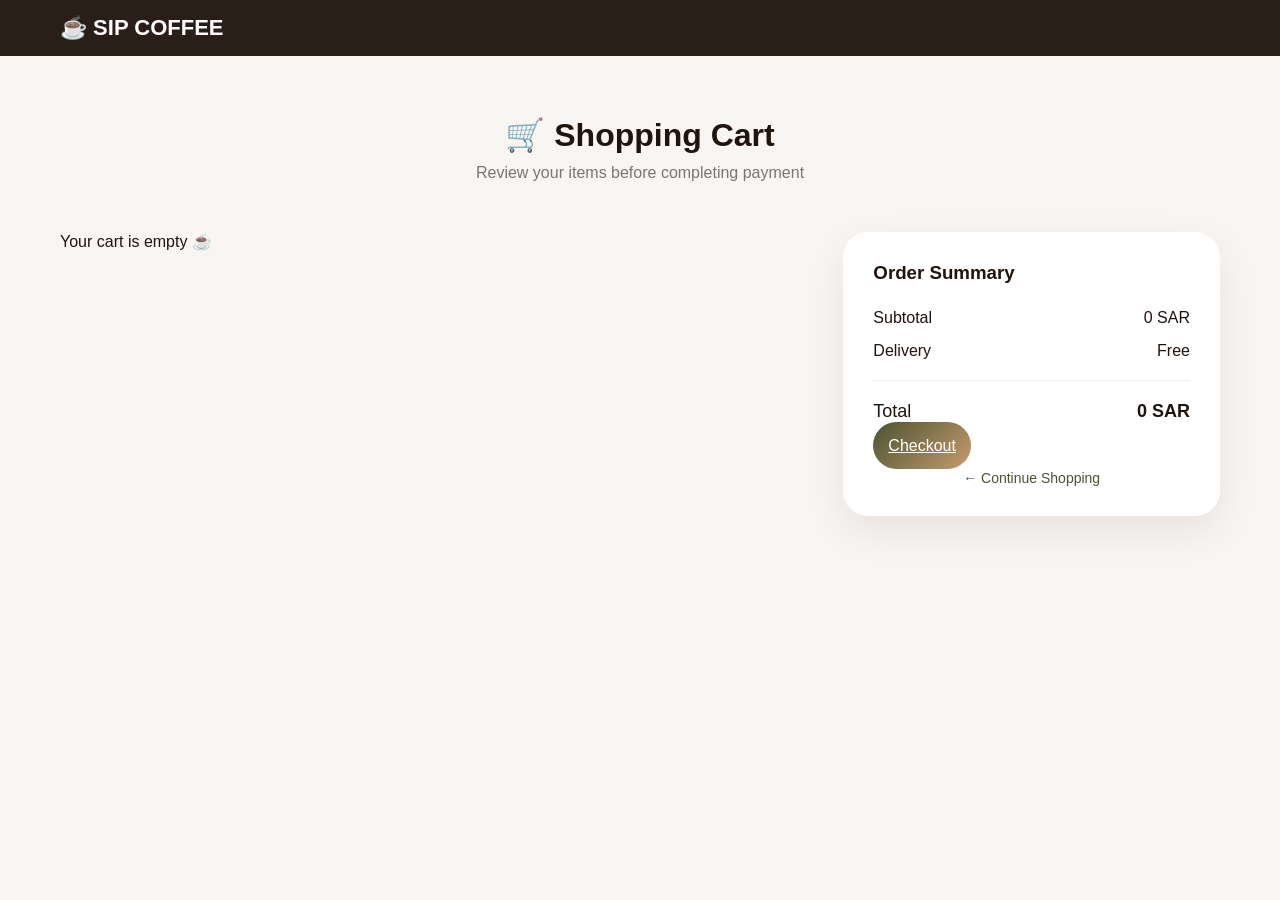
<file: cart.html>
<!DOCTYPE html>
<html lang="en" dir="ltr">

<head>
  <meta charset="UTF-8">
  <title>Shopping Cart | SIP COFFEE</title>
  <link rel="stylesheet" href="css/cart.css">
</head>

<body>

  <header class="header">
    <div class="container header-container">
      <a href="index.html" class="logo">☕ SIP COFFEE</a>
    </div>
  </header>

  <main class="cart-page">
    <div class="container">

      <div class="cart-header">
        <h1>🛒 Shopping Cart</h1>
        <p>Review your items before completing payment</p>
      </div>

      <div class="cart-layout">

        <!-- Products -->
        <section class="cart-items" id="cart-items">
          <!-- item element (generated by JS) -->
        </section>

        <!-- Order Summary -->
        <aside class="cart-summary">
          <h3>Order Summary</h3>

          <div class="summary-row">
            <span>Subtotal</span>
            <span id="cart-total">0 SAR</span>
          </div>

          <div class="summary-row">
            <span>Delivery</span>
            <span>Free</span>
          </div>

          <hr>

          <div class="summary-total">
            <span>Total</span>
            <strong id="cart-grand-total">0 SAR</strong>
          </div>

          <a href="payment.html" class="btn primary">Checkout</a>

          <a href="index.html" class="continue">← Continue Shopping</a>
        </aside>

      </div>
    </div>
  </main>

  <script src="js/cart.js"></script>
</body>

</html>
</file>
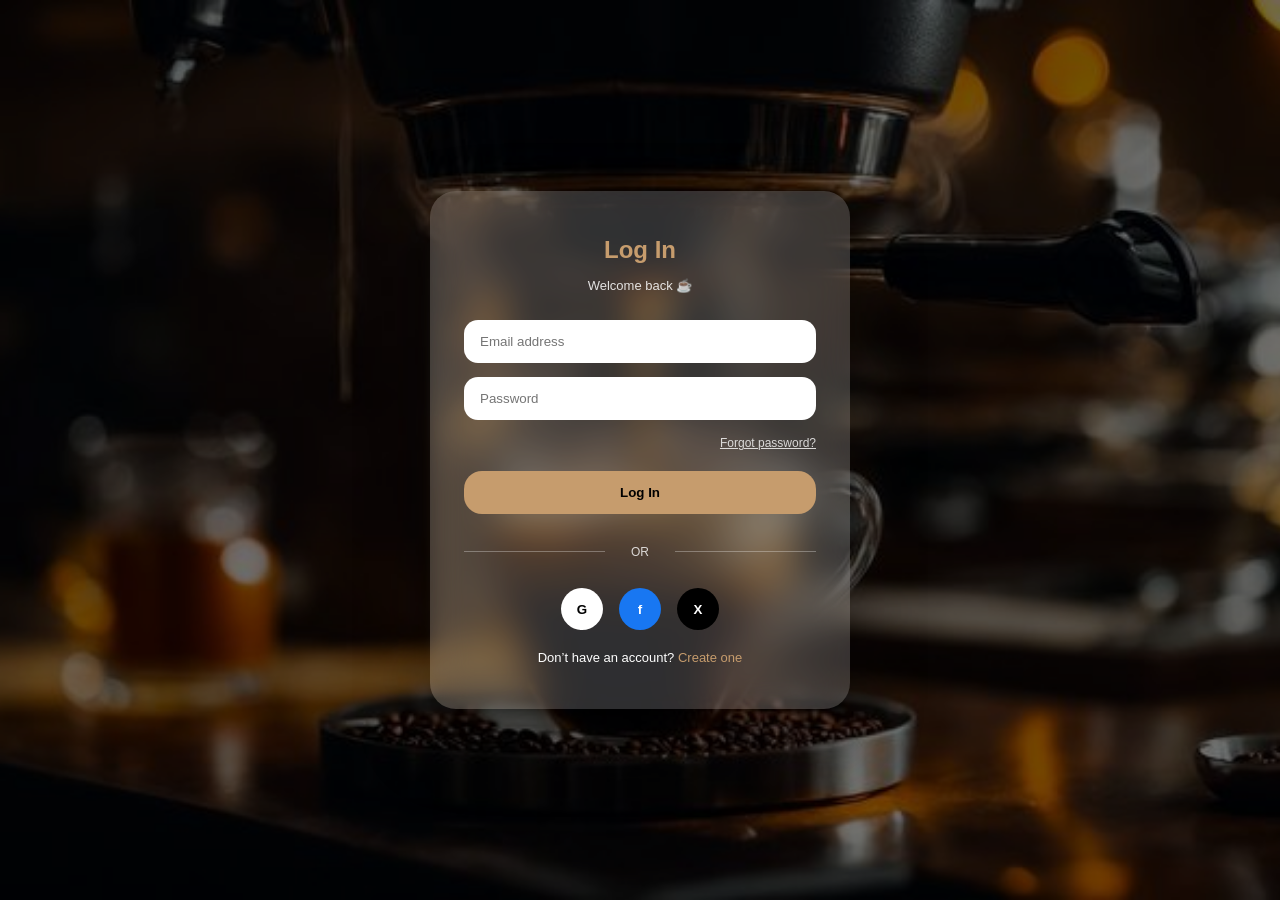
<file: login.html>
<!DOCTYPE html>
<html lang="en">
<head>
  <meta charset="UTF-8">
  <title>Login | SIP Coffee</title>
  <link rel="stylesheet" href="css/style.css">
</head>
<body>

<section class="login-page">

  <div class="login-overlay"></div>

  <div class="login-box">
    <h2>Log In</h2>
    <p class="login-sub">Welcome back ☕</p>

    <form>
      <input type="email" placeholder="Email address" required>
      <input type="password" placeholder="Password" required>

      <a href="#" class="forgot">Forgot password?</a>

      <button type="submit">Log In</button>
    </form>

    <div class="divider">
      <span>OR</span>
    </div>

    <div class="social-login">
      <button class="google">G</button>
      <button class="facebook">f</button>
      <button class="x">X</button>
    </div>

    <p class="signup">
  Don’t have an account?
  <a href="signup.html">Create one</a>
</p>

  </div>

</section>

</body>
</html>
</file>
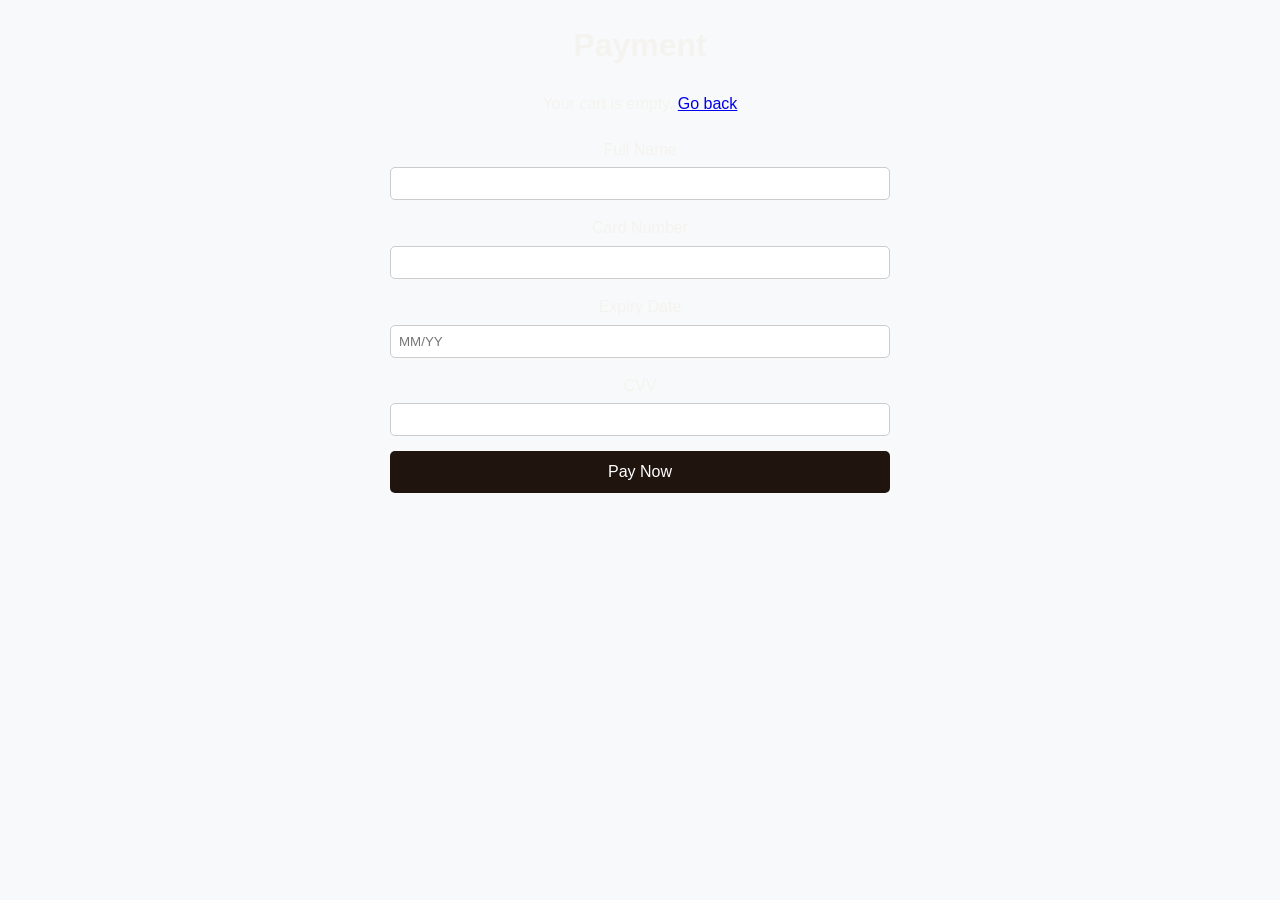
<file: payment.html>
<!DOCTYPE html>
<html lang="en">
<head>
  <meta charset="UTF-8" />
  <meta name="viewport" content="width=device-width, initial-scale=1.0" />
  <title>Payment</title>
  <link rel="stylesheet" href="css/style.css" />
  <style>
    body { font-family: sans-serif; padding: 20px; }
    h1 { text-align: center; margin-bottom: 20px; }
    .payment-container { max-width: 500px; margin: auto; }
    .payment-info { margin-bottom: 20px; }
    label { display: block; margin-bottom: 5px; }
    input { width: 100%; padding: 8px; margin-bottom: 15px; border-radius: 5px; border: 1px solid #ccc; }
    .pay-btn { width: 100%; padding: 12px; background: #1f140e; color: #fff; border: none; cursor: pointer; border-radius: 5px; font-size: 1em; }
  </style>
</head>
<body>

<h1>Payment</h1>

<div class="payment-container">
  <div class="payment-info" id="paymentInfo">
    <!-- Product details will appear here -->
  </div>

  <form id="paymentForm">
    <label for="name">Full Name</label>
    <input type="text" id="name" required />

    <label for="card">Card Number</label>
    <input type="text" id="card" required />

    <label for="expiry">Expiry Date</label>
    <input type="text" id="expiry" placeholder="MM/YY" required />

    <label for="cvv">CVV</label>
    <input type="text" id="cvv" required />

    <button type="submit" class="pay-btn">Pay Now</button>
  </form>
</div>

<script>
  const paymentInfo = document.getElementById('paymentInfo');
  const paymentForm = document.getElementById('paymentForm');

  const selectedCoffee = localStorage.getItem('selectedCoffee');
  const selectedPrice = Number(localStorage.getItem('selectedPrice'));

  if (selectedCoffee && selectedPrice) {
    paymentInfo.innerHTML = `
      <p>Product: <strong>${selectedCoffee}</strong></p>
      <p>Price: <strong>${selectedPrice} SAR</strong></p>
    `;
  } else {
    paymentInfo.innerHTML = `<p>Your cart is empty. <a href="index.html">Go back</a></p>`;
  }

  paymentForm.addEventListener('submit', e => {
    e.preventDefault();
    alert(`Thank you for purchasing ${selectedCoffee} for ${selectedPrice} SAR!`);
    localStorage.removeItem('selectedCoffee');
    localStorage.removeItem('selectedPrice');
    window.location.href = 'index.html';
  });
</script>

</body>
</html>
</file>
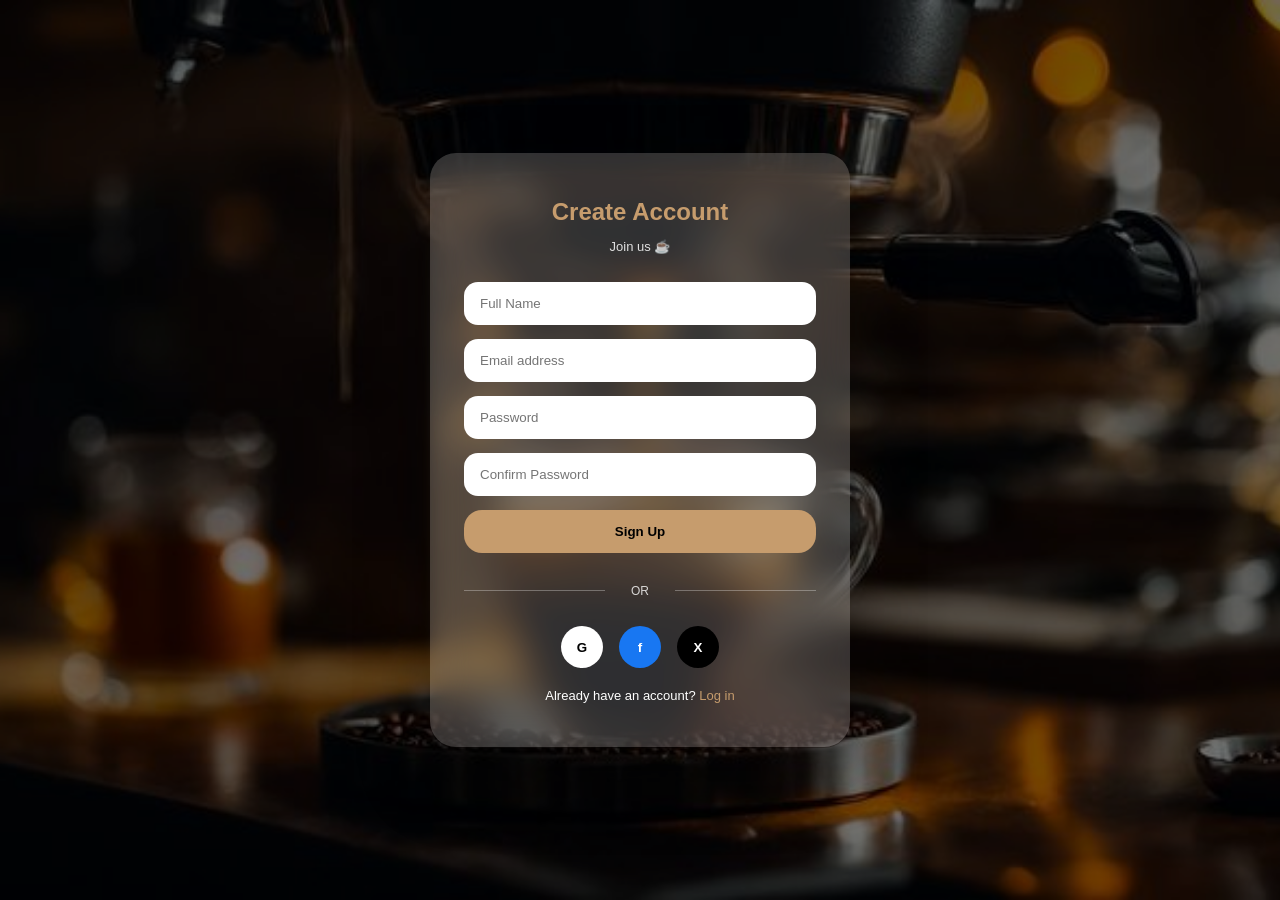
<file: signup.html>
<!DOCTYPE html>
<html lang="en">
<head>
  <meta charset="UTF-8">
  <title>Sign Up | SIP Coffee</title>
  <link rel="stylesheet" href="css/style.css">
</head>
<body>

<section class="login-page">

  <div class="login-overlay"></div>

  <div class="login-box">
    <h2>Create Account</h2>
    <p class="login-sub">Join us ☕</p>

    <form>
      <input type="text" placeholder="Full Name" required>
      <input type="email" placeholder="Email address" required>
      <input type="password" placeholder="Password" required>
      <input type="password" placeholder="Confirm Password" required>

      <button type="submit">Sign Up</button>
    </form>

    <div class="divider">
      <span>OR</span>
    </div>

    <div class="social-login">
      <button class="google">G</button>
      <button class="facebook">f</button>
      <button class="x">X</button>
    </div>

    <p class="signup">
      Already have an account?
      <a href="login.html">Log in</a>
    </p>
  </div>

</section>

</body>
</html>
</file>
<file: css/cart.css>
/* ===== ROOT COLORS ===== */
:root {
  --brown-dark: #1f140e;
  --brown-main: #4b5333;
  --brown-light: #c69c6d;
  --cream: #f8f5f2;
  --white: #ffffff;
  --gray: #777;
}

/* ===== RESET ===== */
* {
  margin: 0;
  padding: 0;
  box-sizing: border-box;
  font-family: "Segoe UI", sans-serif;
}

body {
  background: var(--cream);
  color: var(--brown-dark);
}

/* ===== GLOBAL ===== */
.container {
  max-width: 1200px;
  margin: auto;
  padding: 0 20px;
}

/* ===== HEADER ===== */
.header {
  background: rgba(31, 20, 14, 0.95);
  padding: 15px 0;
}

.logo {
  color: var(--white);
  font-size: 22px;
  text-decoration: none;
  font-weight: bold;
}

/* ===== CART PAGE ===== */
.cart-page {
  padding: 60px 0;
}

.cart-header {
  text-align: center;
  margin-bottom: 50px;
}

.cart-header h1 {
  font-size: 32px;
  margin-bottom: 10px;
}

.cart-header p {
  color: var(--gray);
}

/* ===== LAYOUT ===== */
.cart-layout {
  display: grid;
  grid-template-columns: 2fr 1fr;
  gap: 30px;
}

/* ===== CART ITEMS ===== */
.cart-items {
  display: flex;
  flex-direction: column;
  gap: 20px;
}

.cart-item {
  background: var(--white);
  border-radius: 20px;
  padding: 20px;
  display: flex;
  align-items: center;
  gap: 20px;
  box-shadow: 0 10px 30px rgba(0,0,0,0.06);
}

.cart-item img {
  width: 90px;
  height: 90px;
  object-fit: cover;
  border-radius: 15px;
}

.item-info {
  flex: 1;
}

.item-info h4 {
  font-size: 18px;
  margin-bottom: 5px;
}

.item-info span {
  color: var(--brown-light);
  font-weight: bold;
}

.item-qty {
  display: flex;
  align-items: center;
  gap: 10px;
}

.item-qty button {
  width: 30px;
  height: 30px;
  border-radius: 50%;
  border: none;
  background: var(--brown-main);
  color: white;
  cursor: pointer;
}

.remove {
  border: none;
  background: none;
  color: #c0392b;
  font-size: 20px;
  cursor: pointer;
}

/* ===== SUMMARY ===== */
.cart-summary {
  background: var(--white);
  border-radius: 25px;
  padding: 30px;
  box-shadow: 0 15px 40px rgba(0,0,0,0.08);
  height: fit-content;
}

.cart-summary h3 {
  margin-bottom: 25px;
}

.summary-row,
.summary-total {
  display: flex;
  justify-content: space-between;
  margin-bottom: 15px;
}

.summary-total {
  font-size: 18px;
}

.cart-summary hr {
  margin: 20px 0;
  border: none;
  border-top: 1px solid #eee;
}

/* ===== BUTTONS ===== */
.btn.primary {
  width: 100%;
  padding: 15px;
  border-radius: 50px;
  border: none;
  background: linear-gradient(135deg, var(--brown-main), var(--brown-light));
  color: white;
  font-size: 16px;
  cursor: pointer;
  margin-top: 20px;
}

.continue {
  display: block;
  text-align: center;
  margin-top: 15px;
  color: var(--brown-main);
  text-decoration: none;
  font-size: 14px;
}
</file>
<file: css/style.css>
/* =======================
   ROOT COLORS – CAFE THEME
======================= */
:root {
  --brown-dark: #1f140e;
  --brown-main: #4b5333;
  --brown-light: #c69c6d;
  --cream: #f8f5f2;
  --white: #ffffff;
  --gray: #777;
}

/* =======================
   RESET + GLOBAL
======================= */
* {
  margin: 0;
  padding: 0;
  box-sizing: border-box;
}

body {
  font-family: "Poppins", sans-serif;
  background: transparent;
  color: var(--cream);
  line-height: 1.7;
  text-align: center;
  /* اجعل كل شيء بالوسط */
}

section {
  padding: 90px 0;
}

h1,
h2,
h3 {
  font-weight: 600;
}

h2 {
  color: var(--brown-light);
  margin-bottom: 40px;
}

/* ================= CONTAINER ================= */
.container {
  max-width: 1200px;
  margin: auto;
  padding: 0 20px;
}

/* ================= HEADER ================= */
.header {
  position: sticky;
  top: 0;
  z-index: 1000;

  /* شفاف وفخم */
  background: rgba(31, 20, 14, 0.92);
  backdrop-filter: blur(10px);
}

/* Header Inner */
.header-container {
  display: flex;
  align-items: center;
  justify-content: space-between;
  height: 86px;
}

/* ================= LOGO ================= */
.logo a {
  display: flex;
  align-items: center;
  gap: 14px;
  text-decoration: none;
}

/* Logo Image */
.logo img {
  height: 64px;
  width: auto;
  display: block;
  transition: transform 0.3s ease;
}

.logo img:hover {
  transform: scale(1.06);
}

/* Logo Text */
.logo-text {
  display: flex;
  flex-direction: column;
  line-height: 1;
}

.logo-text .main {
  font-size: 18px;
  font-weight: 700;
  color: var(--cream);
  letter-spacing: 1px;
}

.logo-text .sub {
  margin-top: 4px;
  font-size: 11px;
  font-weight: 500;
  color: var(--brown-light);
  letter-spacing: 3px;
}

/* ================= NAV ================= */
.nav {
  display: flex;
  align-items: center;
  gap: 4px;
}

.nav a {
  color: var(--cream);
  text-decoration: none;
  font-size: 14px;
  padding: 8px 18px;
  border-radius: 22px;
  transition: all 0.3s ease;
}

.nav a:hover,
.nav a.active {
  background: rgba(255, 255, 255, 0.1);
  color: var(--brown-light);
}

/* ================= ACTIONS ================= */
.header-actions {
  display: flex;
  align-items: center;
  gap: 14px;
}

/* Login Button */
.login-btn {
  color: var(--cream);
  font-size: 13px;
  text-decoration: none;
  padding: 8px 20px;
  border-radius: 22px;
  border: 1px solid rgba(255, 255, 255, 0.35);
  transition: all 0.3s ease;
}

.login-btn:hover {
  background: rgba(255, 255, 255, 0.12);
  color: var(--brown-light);
  border-color: var(--brown-light);
}

/* Contact Button */
.header-btn {
  background: var(--brown-light);
  padding: 10px 24px;
  border-radius: 26px;
  text-decoration: none;
  color: #000;
  font-size: 13px;
  font-weight: 500;
  transition: all 0.3s ease;
}

.header-btn:hover {
  background: var(--cream);
  color: #000;
}


/* ================= RESPONSIVE ================= */
@media (max-width: 992px) {
  .nav {
    display: none;
  }
}

/* ================= HERO ================= */
:root {
  --bg: #0d0b0a;
  --text: #f5f3ef;
  --muted: #b7b2aa;
  --accent: #c9a96e;
  --accent-glow: rgba(201, 169, 110, .4);
  --card-bg: rgba(20, 18, 16, .7);
  --trans: .4s ease;
}

/* RTL / LTR */
[dir="rtl"] {
  direction: rtl;
}

[dir="ltr"] {
  direction: ltr;
}

* {
  box-sizing: border-box;
}

body {
  margin: 0;
  background: var(--bg);
  color: var(--text);
  font-family: 'DM Sans', sans-serif;
}

/* ================= HERO INTERACTIVE ================= */
.hero-interactive {
  position: relative;
  min-height: 100vh;
  display: flex;
  align-items: center;
  overflow: hidden;
  color: #fff;
}

/* Dynamic Background Layer */
.hero-bg-layer {
  position: absolute;
  inset: 0;
  background-color: #1a1512;
  transition: background-color 0.8s cubic-bezier(0.25, 0.46, 0.45, 0.94);
  z-index: -2;
}

.hero-bg-layer::before {
  content: '';
  position: absolute;
  inset: 0;
  background: radial-gradient(circle at 70% 50%, rgba(255, 255, 255, 0.08), transparent 60%);
  pointer-events: none;
}

/* Navigation Arrows */
.nav-arrow {
  position: absolute;
  top: 50%;
  transform: translateY(-50%);
  width: 60px;
  height: 60px;
  border-radius: 50%;
  background: rgba(255, 255, 255, 0.05);
  border: 1px solid rgba(255, 255, 255, 0.1);
  color: #fff;
  display: flex;
  align-items: center;
  justify-content: center;
  cursor: pointer;
  z-index: 20;
  transition: all 0.3s ease;
  backdrop-filter: blur(5px);
}

.nav-arrow:hover {
  background: #fff;
  color: #000;
  transform: translateY(-50%) scale(1.1);
}

.nav-arrow.prev {
  left: 30px;
}

.nav-arrow.next {
  right: 30px;
}

/* Content Layout - Centered */
.hero-content {
  display: flex;
  flex-direction: column;
  justify-content: center;
  align-items: center;
  width: 100%;
  height: 100%;
  position: relative;
  z-index: 10;
  padding: 0;
}

/* Typography */
.hero-typography {
  position: absolute;
  top: 50%;
  left: 50%;
  transform: translate(-50%, -50%);
  z-index: 1;
  /* Behind image */
  width: 100%;
  text-align: center;
  display: flex;
  flex-direction: column;
  align-items: center;
  pointer-events: none;
  /* Let clicks pass through to image/arrows */
}

.eyebrow {
  font-size: 16px;
  letter-spacing: 4px;
  text-transform: uppercase;
  margin-bottom: 10px;
  opacity: 0.9;
  font-weight: 600;
  text-shadow: 0 2px 4px rgba(0, 0, 0, 0.3);
}

.eyebrow .dot {
  display: none;
  /* Hide dot for cleaner center look */
}

.big-title {
  font-family: 'Poppins', sans-serif;
  /* Modern Bold Font */
  font-size: clamp(100px, 15vw, 200px);
  line-height: 0.8;
  margin: 0;
  font-weight: 900;
  color: rgba(255, 255, 255, 0.9);
  text-transform: uppercase;
  white-space: nowrap;
  letter-spacing: -5px;
  text-shadow: 0 10px 30px rgba(0, 0, 0, 0.2);
  transition: transform 0.6s cubic-bezier(0.2, 0.8, 0.2, 1), opacity 0.6s ease;
}

.hero-description {
  margin-top: 450px;
  /* Push below the image */
  font-size: 16px;
  max-width: 500px;
  line-height: 1.6;
  opacity: 0.9;
  font-weight: 500;
  text-shadow: 0 2px 4px rgba(0, 0, 0, 0.5);
  pointer-events: auto;
}

.cta-group {
  margin-top: 20px;
  display: flex;
  gap: 16px;
  pointer-events: auto;
}

/* Visual Stage */
.hero-visual-stage {
  position: relative;
  width: 100%;
  height: 100%;
  display: flex;
  align-items: center;
  justify-content: center;
  z-index: 5;
  /* In front of text */
  pointer-events: none;
  /* prevent blocking other interactions if needed, but allow card click */
}

.visual-circle {
  position: absolute;
  width: 600px;
  height: 600px;
  background: radial-gradient(circle, rgba(255, 255, 255, 0.1) 0%, transparent 70%);
  border: none;
  border-radius: 50%;
  z-index: -1;
  left: 50%;
  top: 50%;
  transform: translate(-50%, -50%);
  opacity: 0.6;
}

.main-product-img {
  max-width: 500px;
  /* Bigger image */
  max-height: 650px;
  width: auto;
  object-fit: contain;
  filter: drop-shadow(0 40px 80px rgba(0, 0, 0, 0.6));
  transition: transform 0.8s cubic-bezier(0.34, 1.56, 0.64, 1), opacity 0.4s ease;
  z-index: 10;
}

/* Floating Elements */
.floating-elements {
  position: absolute;
  inset: 0;
  pointer-events: none;
  z-index: 2;
}

.floater {
  position: absolute;
  filter: blur(0.5px);
  opacity: 0.8;
  z-index: 1;
  pointer-events: none;
  /* Default animation, will be overridden by JS for randomness */
  animation: floatAnim1 6s ease-in-out infinite alternate;
}

/* Varied floating animations for more life */
@keyframes floatAnim1 {
  0% {
    transform: translate(0, 0) rotate(0deg);
  }

  100% {
    transform: translate(10px, -20px) rotate(10deg);
  }
}

@keyframes floatAnim2 {
  0% {
    transform: translate(0, 0) scale(1) rotate(0deg);
  }

  50% {
    transform: translate(-15px, 15px) scale(1.1) rotate(-5deg);
  }

  100% {
    transform: translate(5px, -10px) scale(1) rotate(5deg);
  }
}

@keyframes floatAnim3 {
  0% {
    transform: translateY(0) rotate(0deg);
    opacity: 0.6;
  }

  50% {
    opacity: 1;
  }

  100% {
    transform: translateY(-30px) rotate(15deg);
    opacity: 0.6;
  }
}

/* Info Card */
.info-card {
  position: absolute;
  bottom: 80px;
  left: -40px;
  background: rgba(255, 255, 255, 0.1);
  backdrop-filter: blur(15px);
  padding: 15px 20px;
  border-radius: 20px;
  display: flex;
  align-items: center;
  gap: 15px;
  border: 1px solid rgba(255, 255, 255, 0.2);
  transform: translateY(0);
  transition: transform 0.4s ease, opacity 0.4s ease;
  z-index: 20;
  box-shadow: 0 10px 30px rgba(0, 0, 0, 0.2);
}

.card-icon {
  width: 45px;
  height: 45px;
  background: rgba(255, 255, 255, 0.2);
  border-radius: 50%;
  display: flex;
  align-items: center;
  justify-content: center;
  padding: 8px;
}

.card-icon img {
  width: 100%;
  height: 100%;
  object-fit: contain;
}

.card-text h3 {
  font-size: 16px;
  font-weight: 600;
  margin: 0;
}

.card-meta {
  font-size: 12px;
  opacity: 0.8;
  display: flex;
  gap: 6px;
}

.card-btn {
  width: 30px;
  height: 30px;
  border-radius: 50%;
  background: #fff;
  color: #000;
  border: none;
  font-size: 18px;
  display: flex;
  align-items: center;
  justify-content: center;
  cursor: pointer;
  margin-left: 10px;
  transition: transform 0.2s;
}

.card-btn:hover {
  transform: scale(1.1);
}

/* Scroll Indicator */
.scroll-indicator {
  position: absolute;
  bottom: 30px;
  left: 50%;
  transform: translateX(-50%);
  display: flex;
  flex-direction: column;
  align-items: center;
  gap: 10px;
  opacity: 0.6;
}

.scroll-indicator .line {
  width: 1px;
  height: 40px;
  background: linear-gradient(to bottom, #fff, transparent);
}

/* Responsive */
@media (max-width: 992px) {
  .hero-content {
    grid-template-columns: 1fr;
    text-align: center;
    padding-top: 100px;
  }

  .hero-typography {
    display: flex;
    flex-direction: column;
    align-items: center;
    margin-bottom: 40px;
  }

  .big-title {
    font-size: 60px;
  }

  .hero-visual-stage {
    height: 400px;
  }

  .visual-circle {
    width: 300px;
    height: 300px;
  }

  .nav-arrow {
    width: 40px;
    height: 40px;
  }

  .info-card {
    left: 50%;
    transform: translateX(-50%);
    bottom: -20px;
  }
}

/* ================= SEARCH ================= */
.search-wrapper {
  position: relative;
  margin-top: -50px;
  display: flex;
  justify-content: center;
  z-index: 20;
}

.search-box {
  width: 90%;
  max-width: 720px;
  background: rgba(255, 255, 255, 0.25);
  backdrop-filter: blur(20px);
  padding: 26px 36px;
  border-radius: 26px;
  box-shadow: 0 18px 45px rgba(0, 0, 0, 0.25);
}

.search-input {
  display: flex;
  align-items: center;
  gap: 12px;
  background: rgba(255, 255, 255, 0.3);
  padding: 14px 22px;
  border-radius: 30px;
}

.search-input input {
  width: 100%;
  border: none;
  outline: none;
  background: none;
  font-size: 14px;
  color: var(--brown-dark);
}



/* ======================= CATEGORIES SECTION ======================= */
.categories {
  padding: 80px 0;
  background: transparent;
  position: relative;
}

/* Section Header */
.section-header {
  text-align: center;
  margin-bottom: 45px;
}

.section-title {
  font-family: 'Segoe UI', Tahoma, Geneva, Verdana, sans-serif;
  font-size: 44px;
  font-weight: 800;
  color: var(--brown-dark);
  margin-bottom: 12px;
  letter-spacing: -1px;
  position: relative;
  display: inline-block;
}

.section-title::after {
  content: '';
  position: absolute;
  bottom: -8px;
  left: 50%;
  transform: translateX(-50%);
  width: 60px;
  height: 4px;
  background: linear-gradient(90deg, var(--brown-main), var(--brown-light));
  border-radius: 2px;
}

.section-subtitle {
  font-size: 16px;
  color: var(--gray);
  font-weight: 400;
  margin-top: 18px;
}

/* Category Tabs */
.category-tabs {
  display: flex;
  justify-content: center;
  gap: 14px;
  margin-bottom: 35px;
  flex-wrap: wrap;
}

.category-tab {
  padding: 11px 26px;
  border-radius: 25px;
  border: 2px solid var(--brown-light);
  background: transparent;
  color: var(--brown-main);
  font-size: 14px;
  font-weight: 600;
  cursor: pointer;
  transition: all 0.3s cubic-bezier(0.4, 0, 0.2, 1);
  position: relative;
  overflow: hidden;
}

.category-tab::before {
  content: '';
  position: absolute;
  top: 50%;
  left: 50%;
  width: 0;
  height: 0;
  background: var(--brown-main);
  border-radius: 50%;
  transform: translate(-50%, -50%);
  transition: width 0.4s ease, height 0.4s ease;
  z-index: -1;
}

.category-tab:hover::before {
  width: 200%;
  height: 200%;
}

.category-tab.active,
.category-tab:hover {
  background: var(--brown-main);
  color: var(--white);
  border-color: var(--brown-main);
  transform: translateY(-2px);
  box-shadow: 0 6px 20px rgba(75, 83, 51, 0.25);
}

.category-tab.active {
  box-shadow: 0 8px 25px rgba(75, 83, 51, 0.3);
}

/* Products Slider Wrapper */
.products-slider-wrapper {
  position: relative;
  display: flex;
  align-items: center;
  margin-bottom: 30px;
  padding: 0 60px;
}

.products-slider {
  display: flex;
  overflow-x: auto;
  gap: 28px;
  scroll-behavior: smooth;
  padding: 10px 5px 15px;
}

.products-slider::-webkit-scrollbar {
  height: 6px;
}

.products-slider::-webkit-scrollbar-track {
  background: rgba(198, 156, 109, 0.1);
  border-radius: 10px;
}

.products-slider::-webkit-scrollbar-thumb {
  background: rgba(198, 156, 109, 0.4);
  border-radius: 10px;
}

.products-slider::-webkit-scrollbar-thumb:hover {
  background: rgba(198, 156, 109, 0.6);
}

/* Slider Arrows */
.slider-arrow {
  background: linear-gradient(135deg, var(--brown-main), #5a6341);
  color: #fff;
  border: none;
  border-radius: 50%;
  width: 45px;
  height: 45px;
  cursor: pointer;
  display: flex;
  align-items: center;
  justify-content: center;
  position: absolute;
  z-index: 10;
  top: 50%;
  transform: translateY(-50%);
  transition: all 0.3s cubic-bezier(0.4, 0, 0.2, 1);
  box-shadow: 0 6px 20px rgba(75, 83, 51, 0.25);
}

.slider-arrow:hover {
  background: linear-gradient(135deg, var(--brown-dark), var(--brown-main));
  transform: translateY(-50%) scale(1.1);
  box-shadow: 0 8px 25px rgba(75, 83, 51, 0.35);
}

.slider-arrow:active {
  transform: translateY(-50%) scale(1.05);
}

.slider-arrow.left {
  left: 0;
}

.slider-arrow.right {
  right: 0;
}

/* Product Card */
.product-card {
  background: linear-gradient(145deg, rgba(248, 245, 242, 0.95), rgba(248, 245, 242, 0.85));
  backdrop-filter: blur(10px);
  border-radius: 20px;
  overflow: hidden;
  position: relative;
  min-width: 260px;
  flex: 0 0 auto;
  transition: all 0.4s cubic-bezier(0.4, 0, 0.2, 1);
  box-shadow: 0 8px 25px rgba(0, 0, 0, 0.08);
  border: 1px solid rgba(255, 255, 255, 0.6);
}

.product-card:hover {
  transform: translateY(-8px) scale(1.02);
  box-shadow: 0 18px 45px rgba(0, 0, 0, 0.15);
  border-color: rgba(198, 156, 109, 0.3);
}

/* Product Image */
.product-image {
  height: 200px;
  width: 100%;
  overflow: hidden;
  position: relative;
}

.product-image::after {
  content: '';
  position: absolute;
  bottom: 0;
  left: 0;
  right: 0;
  height: 50%;
  background: linear-gradient(to top, rgba(43, 27, 16, 0.2), transparent);
  opacity: 0;
  transition: opacity 0.3s ease;
}

.product-card:hover .product-image::after {
  opacity: 1;
}

.product-image img {
  width: 100%;
  height: 100%;
  object-fit: cover;
  transition: transform 0.5s cubic-bezier(0.4, 0, 0.2, 1);
}

.product-card:hover .product-image img {
  transform: scale(1.1);
}

/* Product Badge */
.product-badge {
  position: absolute;
  top: 16px;
  right: 16px;
  background: linear-gradient(135deg, var(--brown-dark), #3d2a1c);
  color: #fff;
  padding: 8px 16px;
  border-radius: 20px;
  font-size: 12px;
  font-weight: 600;
  z-index: 2;
  box-shadow: 0 4px 15px rgba(43, 27, 16, 0.3);
  animation: badge-pulse 2s ease-in-out infinite;
}

@keyframes badge-pulse {

  0%,
  100% {
    transform: scale(1);
  }

  50% {
    transform: scale(1.05);
  }
}

.product-badge.hot {
  background: linear-gradient(135deg, var(--brown-light), #d4af7a);
  color: var(--brown-dark);
}

.product-badge.special {
  background: linear-gradient(135deg, #c69c6d, #d4af7a);
  color: var(--brown-dark);
}

/* Product Info */
.product-info {
  padding: 20px;
}

.product-name {
  font-size: 22px;
  font-weight: 700;
  color: var(--brown-dark);
  margin-bottom: 8px;
  letter-spacing: -0.5px;
  transition: color 0.3s ease;
}

.product-card:hover .product-name {
  color: var(--brown-main);
}

.product-desc {
  font-size: 13px;
  color: var(--gray);
  line-height: 1.6;
  margin-bottom: 16px;
}

/* Product Footer */
.product-footer {
  display: flex;
  justify-content: space-between;
  align-items: center;
}

.product-price {
  font-size: 22px;
  font-weight: 800;
  color: var(--brown-main);
  letter-spacing: -0.5px;
}

/* Add Button */
.btn-add {
  width: 42px;
  height: 42px;
  border-radius: 50%;
  border: none;
  background: linear-gradient(135deg, var(--brown-main), #5a6341);
  color: #fff;
  font-size: 22px;
  font-weight: 700;
  cursor: pointer;
  transition: all 0.3s cubic-bezier(0.4, 0, 0.2, 1);
  box-shadow: 0 4px 15px rgba(75, 83, 51, 0.25);
  display: flex;
  align-items: center;
  justify-content: center;
}

.btn-add:hover {
  background: linear-gradient(135deg, var(--brown-dark), var(--brown-main));
  transform: rotate(90deg) scale(1.1);
  box-shadow: 0 6px 20px rgba(75, 83, 51, 0.35);
}

.btn-add:active {
  transform: rotate(90deg) scale(1.05);
}

/* ======================= RESPONSIVE ======================= */
@media (max-width: 900px) {
  .features-container {
    grid-template-columns: 1fr;
    gap: 25px;
    max-width: 500px;
  }

  .feature-card.featured {
    transform: translateY(0);
  }

  .section-title {
    font-size: 36px;
  }

  .products-slider-wrapper {
    padding: 0 50px;
  }

  .slider-arrow {
    width: 40px;
    height: 40px;
  }
}

@media (max-width: 600px) {
  .hero-features {
    padding: 60px 0 50px;
  }

  .feature-card {
    padding: 30px 20px;
  }

  .categories {
    padding: 60px 0;
  }

  .section-title {
    font-size: 32px;
  }

  .section-subtitle {
    font-size: 14px;
  }

  .category-tabs {
    gap: 10px;
  }

  .category-tab {
    padding: 9px 20px;
    font-size: 13px;
  }

  .products-slider-wrapper {
    padding: 0 45px;
  }

  .slider-arrow {
    width: 38px;
    height: 38px;
  }

  .product-card {
    min-width: 240px;
  }

  .product-image {
    height: 180px;
  }
}

/* ======================= BEST SELLER ONLY ======================= */
/* ======================= RESET & GENERAL ======================= */
* {
  margin: 0;
  padding: 0;
  box-sizing: border-box;
}

body {
  font-family: 'Segoe UI', Tahoma, Geneva, Verdana, sans-serif;
  background: #f8f9fa;
  line-height: 1.6;

}

.container {
  max-width: 1200px;
  margin: 0 auto;
  padding: 0 20px;
}

/* ======================= BEST SELLER SECTION ======================= */
.best-seller {
  padding: 140px 40px 100px;
  background: linear-gradient(135deg, rgba(46, 125, 50, 0.05) 0%, rgba(27, 94, 32, 0.08) 100%),
    url("../images/bg.jpg") center / cover no-repeat;
  border-top-left-radius: 80px;
  border-top-right-radius: 80px;
  margin-top: 0;
  position: relative;
  overflow: visible;
}

.best-seller::before {
  content: '';
  position: absolute;
  top: 0;
  left: 0;
  right: 0;
  bottom: 0;
  background: radial-gradient(circle at 30% 50%, rgba(255, 255, 255, 0.1) 0%, transparent 50%);
  pointer-events: none;
}

.best-seller h2 {
  text-align: center;
  font-family: 'Playfair Display', serif;
  font-size: 48px;
  font-weight: 700;
  margin-bottom: 20px;
  color: #4b5333;
  position: relative;
  letter-spacing: 0.5px;
  text-transform: capitalize;
}

.best-seller h2::after {
  content: '';
  position: absolute;
  bottom: -15px;
  left: 50%;
  transform: translateX(-50%);
  width: 80px;
  height: 3px;
  background: linear-gradient(90deg, #2e7d32, #66bb6a);
  border-radius: 2px;
}

.best-seller .section-subtitle {
  text-align: center;
  font-size: 16px;
  color: #c69c6d;
  margin-bottom: 80px;
  font-weight: 500;
  letter-spacing: 3px;
  text-transform: uppercase;
}

/* ======================= GRID ======================= */
.best-seller .products-grid {
  display: grid;
  grid-template-columns: repeat(3, 1fr);
  gap: 50px;
  overflow: visible;
  position: relative;
  z-index: 1;
}

/* ======================= CARD ======================= */
.best-seller .product-card {
  position: relative;
  background: linear-gradient(145deg, rgba(255, 255, 255, 0.95), rgba(255, 255, 255, 0.85));
  backdrop-filter: blur(25px) saturate(180%);
  border-radius: 35px;
  padding: 140px 30px 38px;
  text-align: center;
  box-shadow: 0 20px 60px rgba(27, 94, 32, 0.12),
    0 8px 20px rgba(0, 0, 0, 0.08);
  transition: all 0.5s cubic-bezier(0.4, 0, 0.2, 1);
  overflow: visible;
  border: 1px solid rgba(255, 255, 255, 0.6);
}

.best-seller .product-card::before {
  content: '';
  position: absolute;
  top: 0;
  left: 0;
  right: 0;
  bottom: 0;
  background: linear-gradient(135deg, rgba(102, 187, 106, 0.08) 0%, transparent 100%);
  border-radius: 35px;
  opacity: 0;
  transition: opacity 0.5s ease;
}

.best-seller .product-card:hover::before {
  opacity: 1;
}

.best-seller .product-card:hover {
  transform: translateY(-18px) scale(1.02);
  box-shadow: 0 35px 80px rgba(27, 94, 32, 0.2),
    0 15px 35px rgba(0, 0, 0, 0.15);
  border-color: rgba(102, 187, 106, 0.4);
}

/* ======================= FLOATING IMAGE ======================= */
.best-seller .product-image {
  position: absolute;
  top: -80px;
  left: 50%;
  transform: translateX(-50%);
  width: 190px;
  height: 190px;
  z-index: 10;
  pointer-events: none;
  transition: all 0.5s cubic-bezier(0.4, 0, 0.2, 1);
}

.best-seller .product-card:hover .product-image {
  transform: translateX(-50%) translateY(-10px) rotate(5deg) scale(1.08);
}

.best-seller .product-image::before {
  content: '';
  position: absolute;
  top: 50%;
  left: 50%;
  transform: translate(-50%, -50%);
  width: 220px;
  height: 220px;
  background: radial-gradient(circle, rgba(102, 187, 106, 0.15) 0%, transparent 70%);
  border-radius: 50%;
  z-index: -1;
  animation: pulse 3s ease-in-out infinite;
}

@keyframes pulse {

  0%,
  100% {
    transform: translate(-50%, -50%) scale(1);
    opacity: 0.6;
  }

  50% {
    transform: translate(-50%, -50%) scale(1.15);
    opacity: 0.3;
  }
}

.best-seller .product-image img {
  width: 100%;
  height: 100%;
  object-fit: cover;
  border-radius: 50%;
  background: linear-gradient(145deg, #ffffff, #f5f5f5);
  padding: 12px;
  display: block;
  box-shadow: 0 15px 40px rgba(0, 0, 0, 0.2),
    inset 0 -3px 8px rgba(0, 0, 0, 0.05);
  border: 3px solid rgba(255, 255, 255, 0.9);
  transition: all 0.5s ease;
}

.best-seller .product-card:hover .product-image img {
  box-shadow: 0 25px 60px rgba(27, 94, 32, 0.3),
    inset 0 -3px 8px rgba(102, 187, 106, 0.1);
  border-color: rgba(102, 187, 106, 0.3);
}

/* ======================= RATING ======================= */
.best-seller .product-rating {
  color: #D84315;
  font-size: 16px;
  margin-bottom: 12px;
  font-weight: 600;
  letter-spacing: 2px;
  display: inline-block;
  padding: 6px 16px;
  background: linear-gradient(135deg, rgba(255, 193, 7, 0.12), rgba(255, 160, 0, 0.08));
  border-radius: 20px;
  border: 1px solid rgba(255, 193, 7, 0.2);
  transition: all 0.3s ease;
}

.best-seller .product-card:hover .product-rating {
  background: linear-gradient(135deg, rgba(255, 193, 7, 0.2), rgba(255, 160, 0, 0.15));
  transform: scale(1.05);
}

.best-seller .product-rating span {
  font-size: 13px;
  color: rgba(0, 0, 0, 0.5);
  margin-left: 8px;
  font-weight: 500;
}

/* ======================= TEXT ======================= */
.best-seller h3 {
  font-size: 26px;
  font-weight: 700;
  color: #1b5e20;
  margin-bottom: 10px;
  letter-spacing: -0.5px;
  transition: color 0.3s ease;
}

.best-seller .product-card:hover h3 {
  color: #4b5333;
}

.best-seller p {
  font-size: 15px;
  color: #616161;
  line-height: 1.7;
  margin-bottom: 20px;
  font-weight: 400;
}

.best-seller .product-price {
  font-size: 20px;
  font-weight: 800;
  color: #4b5333;
  letter-spacing: -0.5px;
}

/* ======================= ACTION BUTTON ======================= */
.best-seller .product-btn {
  display: inline-block;
  margin-top: 15px;
  padding: 12px 28px;
  background: linear-gradient(135deg, #2e7d32, #4b5333);
  color: #ffffff;
  font-weight: 600;
  font-size: 14px;
  text-decoration: none;
  border-radius: 25px;
  transition: all 0.4s cubic-bezier(0.4, 0, 0.2, 1);
  box-shadow: 0 8px 20px rgba(46, 125, 50, 0.25);
  letter-spacing: 0.5px;
  text-transform: uppercase;
  opacity: 0;
  transform: translateY(10px);
}

.best-seller .product-card:hover .product-btn {
  opacity: 1;
  transform: translateY(0);
}

.best-seller .product-btn:hover {
  background: linear-gradient(135deg, #388e3c, #43a047);
  box-shadow: 0 12px 28px rgba(46, 125, 50, 0.35);
  transform: translateY(-2px);
}

/* ================= BANNER SECTION ================= */
.banner-section {
  background: linear-gradient(135deg, #3c643a, #32442d);
  padding: 80px 40px;
  position: relative;
  overflow: hidden;
}

.banner-section::before {
  content: "";
  position: absolute;
  inset: 0;
  background:
    radial-gradient(circle at 20% 50%, rgba(212, 165, 116, .12), transparent 50%),
    radial-gradient(circle at 80% 50%, rgba(115, 141, 101, 0.12), transparent 50%);
}

/* ================= LAYOUT ================= */
.banner-container {
  max-width: 1400px;
  margin: auto;
  position: relative;
  z-index: 1;
}

.banner-grid {
  display: grid;
  grid-template-columns: 1fr auto 1fr;
  gap: 60px;
  align-items: center;
}

/* ================= PRODUCT CARD ================= */
.banner-product {
  background: rgba(255, 255, 255, .06);
  backdrop-filter: blur(10px);
  border-radius: 20px;
  padding: 40px 30px;
  border: 1px solid rgba(255, 255, 255, .1);
  transition: .5s ease;
  text-align: center;
  opacity: 0;
  transform: translateY(30px);
  animation: slideUp .8s forwards;
}

.banner-product:nth-child(1) {
  animation-delay: .2s;
}

.banner-product:nth-child(3) {
  animation-delay: .4s;
}

@keyframes slideUp {
  to {
    opacity: 1;
    transform: translateY(0);
  }
}

.banner-product:hover {
  transform: translateY(-10px);
  box-shadow: 0 25px 50px rgba(0, 0, 0, .35);
  border-color: rgba(212, 165, 116, .35);
}

/* ================= IMAGE ================= */
.product-image-wrapper {
  height: 200px;
  display: flex;
  align-items: center;
  justify-content: center;
}

.product-image-wrapper img {
  max-height: 100%;
  transition: .5s;
  filter: drop-shadow(0 10px 25px rgba(0, 0, 0, .4));
}

.banner-product:hover img {
  transform: scale(1.1) rotate(-5deg);
}

/* ================= TEXT ================= */
.product-label {
  background: linear-gradient(135deg, var(--brown-light), var(--teal));
  padding: 10px 25px;
  border-radius: 30px;
  font-size: .85rem;
  letter-spacing: 2px;
  margin: 20px auto;
  display: inline-block;
  color: #fff;
}

.product-title {
  font-family: "Playfair Display", serif;
  font-size: 1.6rem;
  color: #fff;
}

.product-description {
  color: rgba(255, 255, 255, .7);
  font-size: .95rem;
  line-height: 1.6;
  margin: 15px 0 25px;
}

/* ================= BUTTON ================= */
.product-button {
  background: linear-gradient(135deg, var(--brown-light), var(--brown-medium));
  border: none;
  padding: 14px 35px;
  border-radius: 50px;
  color: #fff;
  cursor: pointer;
  font-weight: 600;
  transition: .4s;
  box-shadow: 0 10px 25px rgba(212, 165, 116, .4);
}

.product-button:hover {
  transform: translateY(-3px);
  box-shadow: 0 15px 35px rgba(212, 165, 116, .6);
}

/* ================= CENTER DIVIDER ================= */
.center-divider {
  display: flex;
  flex-direction: column;
  align-items: center;
  animation: fadeIn 1s .3s forwards;
  opacity: 0;
}

@keyframes fadeIn {
  to {
    opacity: 1;
  }
}

.divider-line {
  width: 2px;
  height: 80px;
  background: linear-gradient(to bottom, transparent, var(--brown-light), transparent);
}

.center-cup {
  width: 140px;
  height: 140px;
  border-radius: 50%;
  background: #fff;
  display: grid;
  place-items: center;
  border: 3px solid var(--brown-light);
  animation: spin 20s linear infinite;
}

.center-cup img {
  width: 85%;
  animation: spin 20s linear infinite reverse;
}

@keyframes spin {
  to {
    transform: rotate(360deg);
  }
}

.center-text-top,
.center-text-bottom {
  background: linear-gradient(135deg, var(--brown-light), var(--teal));
  padding: 10px 28px;
  border-radius: 30px;
  color: #fff;
  letter-spacing: 2px;
  margin: 15px 0;
}

/* ================= FLOATING BEANS ================= */
.coffee-bean-float {
  position: absolute;
  width: 18px;
  height: 18px;
  background: var(--brown-light);
  opacity: .15;
  border-radius: 50% 50% 50% 50% / 60% 60% 40% 40%;
  animation: float 8s ease-in-out infinite;
}

@keyframes float {
  50% {
    transform: translateY(-30px) rotate(180deg);
  }
}

.bean1 {
  top: 10%;
  left: 10%;
}

.bean2 {
  top: 70%;
  right: 15%;
}

.bean3 {
  bottom: 15%;
  left: 20%;
}

.bean4 {
  top: 30%;
  right: 25%;
}

/* ================= RESPONSIVE ================= */
@media (max-width: 1200px) {
  .banner-grid {
    grid-template-columns: 1fr;
  }

  .center-divider {
    transform: rotate(90deg);
    margin: 40px 0;
  }

  .center-text-top,
  .center-text-bottom {
    transform: rotate(-90deg);
  }
}


/* ======================= CTA SECTION ======================= */
.cta-section {
  background: linear-gradient(135deg, rgba(31, 20, 14, 0.92), rgba(20, 13, 9, 0.88)),
    url("../images/bo.jpg") center / cover no-repeat fixed;
  overflow: hidden;
  position: relative;
  box-shadow: 0 25px 60px rgba(0, 0, 0, 0.4);
  margin-top: 80px;
  border-radius: 0;
}

.cta-section::before {
  content: '';
  position: absolute;
  top: 0;
  left: -50%;
  width: 200%;
  height: 100%;
  background: linear-gradient(90deg, transparent, rgba(255, 255, 255, 0.05), transparent);
  transform: skewX(-20deg);
  animation: shine 8s infinite;
}

@keyframes shine {
  0% {
    left: -50%;
  }

  50%,
  100% {
    left: 150%;
  }
}

.cta-overlay {
  background: transparent;
  padding: 70px 30px;
  text-align: center;
  position: relative;
  z-index: 1;
}

.cta-content {
  max-width: 700px;
  margin: auto;
  color: #ffffff;
}

.cta-subtitle {
  font-size: 12px;
  letter-spacing: 4px;
  opacity: 0.85;
  font-weight: 600;
  color: #c69c6d;
  text-transform: uppercase;
  display: inline-block;
  padding-bottom: 8px;
  border-bottom: 2px solid rgba(198, 156, 109, 0.3);
  margin-bottom: 20px;
}

.cta-content h2 {
  font-size: 46px;
  margin: 20px 0 25px;
  line-height: 1.3;
  font-weight: 800;
  letter-spacing: -1px;
  text-shadow: 0 4px 15px rgba(0, 0, 0, 0.3);
}

.cta-content h2 br {
  display: block;
}

.cta-content p {
  font-size: 17px;
  opacity: 0.9;
  margin-bottom: 35px;
  line-height: 1.8;
  font-weight: 300;
  max-width: 550px;
  margin-left: auto;
  margin-right: auto;
}

.cta-btn {
  display: inline-block;
  padding: 18px 45px;
  background: linear-gradient(135deg, #c69c6d, #d4af7a);
  color: #1f140e;
  font-weight: 700;
  font-size: 15px;
  text-decoration: none;
  border-radius: 50px;
  transition: all 0.4s cubic-bezier(0.4, 0, 0.2, 1);
  box-shadow: 0 12px 35px rgba(198, 156, 109, 0.4);
  letter-spacing: 1px;
  text-transform: uppercase;
  position: relative;
  overflow: hidden;
}

.cta-btn::before {
  content: '';
  position: absolute;
  top: 50%;
  left: 50%;
  width: 0;
  height: 0;
  background: rgba(255, 255, 255, 0.3);
  border-radius: 50%;
  transform: translate(-50%, -50%);
  transition: width 0.6s ease, height 0.6s ease;
}

.cta-btn:hover::before {
  width: 300px;
  height: 300px;
}

.cta-btn:hover {
  background: linear-gradient(135deg, #d4af7a, #e0c293);
  color: #1f140e;
  transform: translateY(-5px);
  box-shadow: 0 18px 45px rgba(198, 156, 109, 0.5);
}

/* ======================= RESPONSIVE ======================= */
@media (max-width: 900px) {
  .best-seller .products-grid {
    grid-template-columns: repeat(2, 1fr);
    gap: 40px;
  }

  .best-seller h2 {
    font-size: 38px;
  }

  .cta-content h2 {
    font-size: 36px;
  }
}

@media (max-width: 600px) {
  .best-seller {
    padding: 100px 20px 60px;
  }

  .best-seller .products-grid {
    grid-template-columns: 1fr;
    gap: 80px;
  }

  .best-seller .product-image {
    width: 160px;
    height: 160px;
    top: -70px;
  }

  .best-seller .product-card {
    padding-top: 110px;
  }

  .best-seller h2 {
    font-size: 32px;
    margin-bottom: 15px;
  }

  .cta-content h2 {
    font-size: 28px;
  }

  .cta-overlay {
    padding: 50px 20px;
  }

  .cta-btn {
    padding: 15px 35px;
    font-size: 14px;
  }
}

/* ========== CROPS SECTION ========== */
/* ======================= RESET & GENERAL ======================= */
* {
  margin: 0;
  padding: 0;
  box-sizing: border-box;
}

body {
  font-family: 'Segoe UI', Tahoma, Geneva, Verdana, sans-serif;
  background: #f8f9fa;
  line-height: 1.6;
}

.container {
  max-width: 1400px;
  margin: 0 auto;
  padding: 0 20px;
}

/* ======================= CROPS SECTION ======================= */
#crops {
  padding: 80px 20px;
  background: linear-gradient(135deg, #f8f5f2 0%, #ede7e1 100%);
  position: relative;
  overflow: hidden;
}

#crops::before {
  content: '';
  position: absolute;
  top: -50%;
  right: -10%;
  width: 600px;
  height: 600px;
  background: radial-gradient(circle, rgba(198, 156, 109, 0.08) 0%, transparent 70%);
  border-radius: 50%;
  pointer-events: none;
}

#crops::after {
  content: '';
  position: absolute;
  bottom: -50%;
  left: -10%;
  width: 500px;
  height: 500px;
  background: radial-gradient(circle, rgba(75, 83, 51, 0.06) 0%, transparent 70%);
  border-radius: 50%;
  pointer-events: none;
}

/* ======================= CROPS CONTAINER ======================= */
.crops-container {
  max-width: 1300px;
  margin: auto;
  display: grid;
  grid-template-columns: 1fr auto 1fr;
  gap: 80px;
  align-items: center;
  position: relative;
  z-index: 1;
}

/* ======================= CENTER IMAGE ======================= */
.crops-center {
  display: flex;
  justify-content: center;
  align-items: center;
  position: relative;
}

.center-image-wrapper {
  position: relative;
  display: flex;
  justify-content: center;
  align-items: center;
}

.glow-effect {
  position: absolute;
  width: 350px;
  height: 350px;
  background: radial-gradient(circle, rgba(198, 156, 109, 0.2) 0%, transparent 70%);
  border-radius: 50%;
  animation: pulse-glow 4s ease-in-out infinite;
  z-index: 0;
}

@keyframes pulse-glow {

  0%,
  100% {
    transform: scale(1);
    opacity: 0.6;
  }

  50% {
    transform: scale(1.1);
    opacity: 0.4;
  }
}

.center-bag {
  width: 320px;
  height: auto;
  object-fit: contain;
  filter: drop-shadow(0 20px 50px rgba(43, 27, 16, 0.25));
  transition: all 0.6s cubic-bezier(0.4, 0, 0.2, 1);
  position: relative;
  z-index: 1;
  animation: float 6s ease-in-out infinite;
}

@keyframes float {

  0%,
  100% {
    transform: translateY(0px);
  }

  50% {
    transform: translateY(-20px);
  }
}

.center-bag:hover {
  transform: scale(1.08) rotate(3deg);
  filter: drop-shadow(0 30px 60px rgba(43, 27, 16, 0.35));
}

/* Floating Badge */
.floating-badge {
  position: absolute;
  top: -20px;
  right: -20px;
  background: linear-gradient(135deg, #c69c6d, #d4af7a);
  border-radius: 50%;
  width: 90px;
  height: 90px;
  display: flex;
  flex-direction: column;
  justify-content: center;
  align-items: center;
  box-shadow: 0 10px 30px rgba(198, 156, 109, 0.4);
  z-index: 2;
  animation: rotate-badge 10s linear infinite;
}

@keyframes rotate-badge {
  from {
    transform: rotate(0deg);
  }

  to {
    transform: rotate(360deg);
  }
}

.badge-text {
  font-size: 14px;
  font-weight: 800;
  color: #2b1b10;
  text-transform: uppercase;
  letter-spacing: 1px;
}

.badge-subtext {
  font-size: 11px;
  font-weight: 600;
  color: rgba(43, 27, 16, 0.8);
}

/* ======================= ITEMS CONTAINER ======================= */
.crops-items {
  display: flex;
  flex-direction: column;
  gap: 20px;
}

/* ======================= COFFEE BUTTON ======================= */
.coffee-btn {
  padding: 20px 24px;
  border-radius: 30px;
  border: 2px solid transparent;
  background: linear-gradient(135deg, #ffffff 0%, #f8f5f2 100%);
  cursor: pointer;
  display: flex;
  justify-content: space-between;
  align-items: center;
  transition: all 0.4s cubic-bezier(0.4, 0, 0.2, 1);
  box-shadow: 0 4px 20px rgba(0, 0, 0, 0.08);
  width: 100%;
  position: relative;
  overflow: hidden;
}

.coffee-btn::before {
  content: '';
  position: absolute;
  top: 0;
  left: -100%;
  width: 100%;
  height: 100%;
  background: linear-gradient(90deg, transparent, rgba(198, 156, 109, 0.15), transparent);
  transition: left 0.5s ease;
}

.coffee-btn:hover::before {
  left: 100%;
}

.coffee-btn:hover {
  background: linear-gradient(135deg, #4b5333 0%, #5a6341 100%);
  box-shadow: 0 12px 35px rgba(75, 83, 51, 0.3);
  transform: translateY(-4px) scale(1.02);
  border-color: rgba(198, 156, 109, 0.3);
}

.coffee-btn:active {
  transform: translateY(-2px) scale(1.01);
}

/* Ripple Effect */
.coffee-btn .ripple {
  position: absolute;
  border-radius: 50%;
  background: rgba(255, 255, 255, 0.6);
  transform: scale(0);
  animation: ripple-animation 0.6s ease-out;
  pointer-events: none;
}

@keyframes ripple-animation {
  to {
    transform: scale(4);
    opacity: 0;
  }
}

/* Coffee Info */
.coffee-info {
  display: flex;
  align-items: center;
  gap: 16px;
}

.coffee-icon {
  font-size: 32px;
  line-height: 1;
  transition: transform 0.3s ease;
}

.coffee-btn:hover .coffee-icon {
  transform: scale(1.2) rotate(10deg);
}

.coffee-details {
  display: flex;
  flex-direction: column;
  align-items: flex-start;
  gap: 4px;
}

.coffee-name {
  font-size: 17px;
  font-weight: 700;
  color: #2b1b10;
  transition: color 0.3s ease;
  letter-spacing: -0.3px;
}

.coffee-btn:hover .coffee-name {
  color: #ffffff;
}

.coffee-origin {
  font-size: 12px;
  color: #8b7a6a;
  font-weight: 500;
  transition: color 0.3s ease;
}

.coffee-btn:hover .coffee-origin {
  color: rgba(255, 255, 255, 0.7);
}

/* Price Container */
.coffee-price-container {
  display: flex;
  align-items: center;
  gap: 12px;
}

.coffee-price {
  font-size: 16px;
  color: #2b1b10;
  background: linear-gradient(135deg, #c69c6d, #d4af7a);
  padding: 10px 20px;
  border-radius: 20px;
  font-weight: 700;
  min-width: 85px;
  text-align: center;
  box-shadow: 0 4px 15px rgba(198, 156, 109, 0.3);
  transition: all 0.3s ease;
}

.coffee-btn:hover .coffee-price {
  background: linear-gradient(135deg, #ffffff, #f8f5f2);
  color: #2b1b10;
  box-shadow: 0 6px 20px rgba(255, 255, 255, 0.4);
  transform: scale(1.05);
}

.add-icon {
  width: 36px;
  height: 36px;
  border-radius: 50%;
  background: rgba(198, 156, 109, 0.15);
  display: flex;
  align-items: center;
  justify-content: center;
  font-size: 20px;
  font-weight: 700;
  color: #4b5333;
  transition: all 0.3s ease;
  border: 2px solid transparent;
}

.coffee-btn:hover .add-icon {
  background: rgba(255, 255, 255, 0.2);
  color: #ffffff;
  transform: rotate(90deg);
  border-color: rgba(255, 255, 255, 0.3);
}

/* ======================= ANIMATIONS FOR ITEMS ======================= */
.right-items .coffee-btn {
  animation: slideInRight 0.6s ease-out backwards;
}

.left-items .coffee-btn {
  animation: slideInLeft 0.6s ease-out backwards;
}

.right-items .coffee-btn:nth-child(1) {
  animation-delay: 0.1s;
}

.right-items .coffee-btn:nth-child(2) {
  animation-delay: 0.2s;
}

.right-items .coffee-btn:nth-child(3) {
  animation-delay: 0.3s;
}

.left-items .coffee-btn:nth-child(1) {
  animation-delay: 0.1s;
}

.left-items .coffee-btn:nth-child(2) {
  animation-delay: 0.2s;
}

.left-items .coffee-btn:nth-child(3) {
  animation-delay: 0.3s;
}

@keyframes slideInRight {
  from {
    opacity: 0;
    transform: translateX(50px);
  }

  to {
    opacity: 1;
    transform: translateX(0);
  }
}

@keyframes slideInLeft {
  from {
    opacity: 0;
    transform: translateX(-50px);
  }

  to {
    opacity: 1;
    transform: translateX(0);
  }
}

/* ======================= RESPONSIVE DESIGN ======================= */
@media (max-width: 1200px) {
  .crops-container {
    gap: 60px;
  }

  .center-bag {
    width: 280px;
  }

  .glow-effect {
    width: 300px;
    height: 300px;
  }

  .coffee-btn {
    padding: 18px 20px;
  }

  .coffee-name {
    font-size: 16px;
  }

  .coffee-price {
    font-size: 15px;
    padding: 9px 18px;
  }
}

@media (max-width: 1024px) {
  .crops-container {
    gap: 50px;
  }

  .center-bag {
    width: 250px;
  }

  .floating-badge {
    width: 80px;
    height: 80px;
    top: -15px;
    right: -15px;
  }

  .badge-text {
    font-size: 13px;
  }

  .badge-subtext {
    font-size: 10px;
  }
}

@media (max-width: 900px) {
  #crops {
    padding: 60px 20px;
  }

  .crops-container {
    grid-template-columns: 1fr;
    gap: 50px;
  }

  .crops-center {
    order: -1;
  }

  .center-bag {
    width: 280px;
  }

  .crops-items {
    gap: 16px;
  }

  .coffee-btn {
    padding: 16px 18px;
  }
}

@media (max-width: 600px) {
  #crops {
    padding: 50px 15px;
  }

  .center-bag {
    width: 220px;
  }

  .glow-effect {
    width: 250px;
    height: 250px;
  }

  .floating-badge {
    width: 70px;
    height: 70px;
    top: -10px;
    right: -10px;
  }

  .badge-text {
    font-size: 12px;
  }

  .badge-subtext {
    font-size: 9px;
  }

  .coffee-btn {
    padding: 14px 16px;
  }

  .coffee-icon {
    font-size: 28px;
  }

  .coffee-name {
    font-size: 14px;
  }

  .coffee-origin {
    font-size: 11px;
  }

  .coffee-price {
    font-size: 14px;
    padding: 8px 16px;
    min-width: 75px;
  }

  .add-icon {
    width: 32px;
    height: 32px;
    font-size: 18px;
  }
}

@media (max-width: 400px) {
  .coffee-btn {
    padding: 12px 14px;
  }

  .coffee-info {
    gap: 12px;
  }

  .coffee-name {
    font-size: 13px;
  }

  .coffee-price {
    font-size: 13px;
    padding: 7px 14px;
  }

  .add-icon {
    width: 30px;
    height: 30px;
  }
}







.about-section {
  padding: 80px 0;
  background: transparent;
  color: #4b5333;
  font-family: 'Arial', sans-serif;
}

.about-section .container {
  display: grid;
  grid-template-columns: 1fr 1.2fr;
  align-items: center;
  gap: 60px;
  max-width: 1200px;
  margin: auto;
  padding: 0 8%;
}

.about-image {
  display: flex;
  justify-content: center;
}

.about-image img {
  max-width: 320px;
  width: 100%;
  border-radius: 40px;
  box-shadow: 0 15px 40px rgba(0, 0, 0, 0.25);
}

.about-text {
  text-align: left;
}

.about-text h2 {
  font-size: 38px;
  margin-bottom: 22px;
  color: #3e452c;
}

.about-text p {
  font-size: 16px;
  line-height: 1.8;
  margin-bottom: 25px;
  color: #555;
  max-width: 520px;
}

.about-text ul {
  list-style: none;
  padding: 0;
  margin-bottom: 35px;
}

.about-text ul li {
  position: relative;
  padding-left: 22px;
  margin-bottom: 12px;
  font-size: 15px;
}

.about-text ul li::before {
  content: "•";
  position: absolute;
  left: 0;
  color: #b89b5e;
  font-size: 20px;
  line-height: 1;
}

.about-text .btn {
  display: inline-block;
  padding: 13px 34px;
  background: #e6d8b0;
  color: #4b5333;
  font-weight: 600;
  border-radius: 30px;
  text-decoration: none;
  transition: 0.3s ease;
}

.about-text .btn:hover {
  background: #fff;
}

.testimonials-section {
  background: #f8f5f2;
  padding: 80px 20px;
  text-align: center;
}

.section-title {
  font-size: 2.5rem;
  margin-bottom: 50px;
  color: #1f140e;
  font-family: 'Georgia', serif;
}

.testimonials-grid {
  display: grid;
  grid-template-columns: repeat(auto-fit, minmax(280px, 1fr));
  gap: 40px;
  max-width: 1200px;
  margin: auto;
}

.testimonial-card {
  background: #ffffff;
  padding: 30px 20px;
  border-radius: 20px;
  box-shadow: 0 8px 25px rgba(0, 0, 0, 0.1);
  transition: transform 0.3s, box-shadow 0.3s;
}

.testimonial-card:hover {
  transform: translateY(-10px);
  box-shadow: 0 12px 30px rgba(0, 0, 0, 0.15);
}

.client-photo img {
  width: 80px;
  height: 80px;
  border-radius: 50%;
  object-fit: cover;
  margin-bottom: 15px;
  border: 3px solid #c69c6d;
}

.client-name {
  font-size: 1.2rem;
  font-weight: 600;
  color: #4b5333;
  margin-bottom: 10px;
}

.client-feedback {
  font-size: 1rem;
  color: #555;
  margin-bottom: 15px;
  line-height: 1.5;
}

.client-rating {
  color: #c69c6d;
  font-size: 1.1rem;
}

.footer {
  background: rgba(31, 20, 14, 0.95);
  color: #ddd;
  padding: 70px 0 30px;
  direction: rtl;
}

.footer .container {
  max-width: 1200px;
  margin: auto;
  padding: 0 8%;
}

.footer-grid {
  display: grid;
  grid-template-columns: repeat(4, 1fr);
  gap: 50px;
}

.footer-col {
  text-align: right;
}

.footer-title {
  font-size: 22px;
  margin-bottom: 15px;
  color: #fff;
}

.footer-text {
  font-size: 14px;
  line-height: 1.8;
  color: #bbb;
  max-width: 260px;
}

.footer-heading {
  font-size: 16px;
  margin-bottom: 18px;
  color: #fff;
}

.footer-links,
.footer-contact {
  list-style: none;
  padding: 0;
  margin: 0;
}

.footer-links li,
.footer-contact li {
  margin-bottom: 12px;
  font-size: 14px;
  color: #bbb;
}

.footer-links a {
  text-decoration: none;
  color: #bbb;
  transition: 0.3s;
}

.footer-links a:hover {
  color: var(--brown-light);
}

.social-links {
  display: flex;
  gap: 12px;
  margin-top: 20px;
}

.social-link {
  width: 36px;
  height: 36px;
  display: flex;
  align-items: center;
  justify-content: center;
  background: rgba(31, 20, 14, 0.95);
  border-radius: 50%;
  text-decoration: none;
  transition: 0.3s;
}

.social-link:hover {
  background: var(--brown-main);
}

.footer-bottom {
  margin-top: 50px;
  padding-top: 20px;
  border-top: 1px solid rgba(255, 255, 255, 0.1);
  text-align: center;
  font-size: 13px;
  color: #999;
}

:root {
  --brown-light: #c69c6d;
}

/* =======================
   BODY & PAGE SETUP
======================= */
body {
  margin: 0;
  font-family: 'Arial', sans-serif;
}

.login-page {
  min-height: 100vh;
  background: url("../images/coffee.jpg") center / cover no-repeat;
  display: flex;
  align-items: center;
  justify-content: center;
  position: relative;
}

.login-overlay {
  position: absolute;
  inset: 0;
  background: rgba(0, 0, 0, 0.55);
}

/* =======================
   LOGIN / SIGNUP BOX
======================= */
.login-box {
  position: relative;
  width: 100%;
  max-width: 420px;
  background: rgba(255, 255, 255, 0.18);
  backdrop-filter: blur(18px);
  border-radius: 26px;
  padding: 40px 34px;
  text-align: center;
  color: #fff;
  box-shadow: 0 30px 70px rgba(0, 0, 0, 0.45);
}

.login-box h2 {
  font-size: 24px;
  margin-bottom: 6px;
}

.login-sub {
  font-size: 13px;
  opacity: 0.85;
  margin-bottom: 24px;
}

.login-box input {
  width: 100%;
  padding: 14px 16px;
  margin-bottom: 14px;
  border-radius: 14px;
  border: none;
  outline: none;
}

/* Forgot Password */
.forgot {
  display: block;
  text-align: right;
  font-size: 12px;
  color: #fff;
  opacity: 0.8;
  margin-bottom: 18px;
}

/* Submit Button */
.login-box button[type="submit"] {
  width: 100%;
  padding: 14px;
  border-radius: 18px;
  border: none;
  background: var(--brown-light);
  color: #000;
  font-weight: 600;
  cursor: pointer;
}

/* Divider */
.divider {
  position: relative;
  margin: 24px 0;
}

.divider::before,
.divider::after {
  content: "";
  position: absolute;
  top: 50%;
  width: 40%;
  height: 1px;
  background: rgba(255, 255, 255, 0.3);
}

.divider::before {
  left: 0;
}

.divider::after {
  right: 0;
}

.divider span {
  font-size: 12px;
  opacity: 0.8;
}

/* Social Buttons */
.social-login {
  display: flex;
  justify-content: center;
  gap: 16px;
}

.social-login button {
  width: 42px;
  height: 42px;
  border-radius: 50%;
  border: none;
  cursor: pointer;
  font-weight: bold;
}

.google {
  background: #fff;
}

.facebook {
  background: #1877f2;
  color: #fff;
}

.x {
  background: #000;
  color: #fff;
}

/* Signup / Login Links */
.signup {
  margin-top: 18px;
  font-size: 13px;
}

.signup a {
  color: var(--brown-light);
  text-decoration: none;
}

:root {
  --brown-dark: #1f140e;
  --brown-main: #4b5333;
  --brown-light: #c69c6d;
  --cream: #f8f5f2;
  --white: #ffffff;
  --gray: #777;
}

/* ======================
   Contact Page
====================== */
.contact-page {
  min-height: 100vh;
  background: var(--cream);
  display: flex;
  align-items: center;
  justify-content: center;
  padding: 60px 20px;
  font-family: Arial, sans-serif;
}

.contact-container {
  display: flex;
  max-width: 900px;
  width: 100%;
  background: var(--white);
  box-shadow: 0 20px 50px rgba(0, 0, 0, 0.1);
  border-radius: 20px;
  overflow: hidden;
}

/* Contact Info */
.contact-info {
  flex: 1;
  background: var(--brown-dark);
  color: var(--white);
  padding: 40px 30px;
}

.contact-info h2 {
  margin-bottom: 25px;
}

.contact-info p {
  margin: 12px 0;
  font-size: 15px;
  display: flex;
  align-items: center;
  gap: 10px;
}

.social-icons {
  margin-top: 20px;
  display: flex;
  gap: 15px;
}

.social-icons a img {
  width: 24px;
  height: 24px;
  filter: brightness(0) invert(1);
}

/* Contact Form */
.contact-form {
  flex: 1.2;
  background: var(--white);
  padding: 40px 30px;
}

.contact-form h2 {
  color: var(--brown-dark);
  margin-bottom: 10px;
}

.contact-form p {
  font-size: 14px;
  color: var(--gray);
  margin-bottom: 20px;
}

.contact-form input,
.contact-form textarea {
  width: 100%;
  padding: 14px 16px;
  margin-bottom: 15px;
  border: 1px solid var(--gray);
  border-radius: 12px;
  outline: none;
  font-size: 14px;
  resize: none;
}

.contact-form button {
  width: 100%;
  padding: 14px;
  border: none;
  border-radius: 25px;
  background: var(--brown-light);
  color: var(--white);
  font-weight: 600;
  cursor: pointer;
  transition: 0.3s;
}

.contact-form button:hover {
  background: var(--brown-main);
}

/* ======================= PROMO SHOWCASE ======================= */
.promo-showcase {
  background: white;
  padding: 100px 0;
  position: relative;
  overflow: hidden;
  color: #1f140e;
}

.promo-container {
  display: flex;
  justify-content: space-between;
  align-items: center;
  position: relative;
  gap: 40px;
}

/* Background Text */
.promo-bg-text {
  position: absolute;
  top: 50%;
  left: 50%;
  transform: translate(-50%, -50%);
  font-size: 200px;
  font-weight: 900;
  color: #f7f3f0;
  z-index: 0;
  letter-spacing: -5px;
  pointer-events: none;
  white-space: nowrap;
}

/* Connectors */
.promo-connector {
  display: flex;
  flex-direction: column;
  align-items: center;
  height: 300px;
  z-index: 2;
  color: #c69c6d;
}

.connector-line {
  flex: 1;
  width: 1px;
  background: #e0d8d0;
}

.connector-icon {
  width: 50px;
  height: 50px;
  border-radius: 50%;
  border: 1px solid #e0d8d0;
  background: white;
  display: flex;
  align-items: center;
  justify-content: center;
  font-family: 'Playfair Display', serif;
  font-style: italic;
  margin: 10px 0;
}

/* Cards */
.promo-card {
  flex: 1;
  display: flex;
  align-items: center;
  gap: 30px;
  z-index: 1;
}

.promo-card.right {
  flex-direction: row-reverse;
  text-align: right;
}

.promo-img-wrap {
  position: relative;
  width: 250px;
  height: 250px;
  display: flex;
  align-items: center;
  justify-content: center;
}

.promo-blob {
  position: absolute;
  width: 100%;
  height: 100%;
  background: #fdf6ec;
  border-radius: 40% 60% 70% 30% / 40% 50% 60% 50%;
  z-index: -1;
  transition: all 0.5s ease;
  animation: blobAnim 8s infinite alternate;
}

.promo-blob.secondary {
  background: #f4ece6;
  animation-duration: 10s;
  animation-direction: alternate-reverse;
}

.promo-card:hover .promo-blob {
  transform: scale(1.1) rotate(10deg);
}

.promo-img {
  width: 180px;
  transform: rotate(-5deg);
  transition: transform 0.5s ease;
  filter: drop-shadow(0 20px 30px rgba(0, 0, 0, 0.15));
}

.promo-card:hover .promo-img {
  transform: rotate(0deg) scale(1.05);
}

/* Content */
.promo-content {
  flex: 1;
}

.promo-badge {
  display: inline-block;
  font-size: 11px;
  text-transform: uppercase;
  color: #c69c6d;
  letter-spacing: 1px;
  margin-bottom: 10px;
  font-weight: 600;
  background: rgba(198, 156, 109, 0.1);
  padding: 4px 10px;
  border-radius: 20px;
}

.promo-badge.dark {
  color: #8D6E63;
  background: rgba(141, 110, 99, 0.1);
}

.promo-content h3 {
  font-family: 'Playfair Display', serif;
  font-size: 32px;
  line-height: 1.2;
  margin-bottom: 12px;
  color: #1f140e;
}

.promo-content p {
  font-size: 14px;
  color: #777;
  line-height: 1.6;
  margin-bottom: 20px;
}

.promo-price {
  font-size: 20px;
  font-weight: 700;
  margin-bottom: 25px;
  display: flex;
  align-items: center;
  gap: 10px;
}

.promo-card.right .promo-price {
  justify-content: flex-end;
}

.promo-price .old {
  font-size: 14px;
  text-decoration: line-through;
  color: #aaa;
  font-weight: 500;
}

.promo-price .new {
  color: #c69c6d;
}

/* Buttons */
.btn-promo {
  padding: 12px 28px;
  background: #1f140e;
  color: white;
  border: none;
  font-size: 13px;
  text-transform: uppercase;
  letter-spacing: 1px;
  border-radius: 30px;
  cursor: pointer;
  transition: transform 0.3s;
}

.btn-promo:hover {
  transform: translateY(-3px);
  background: #3e2b22;
}

.btn-promo.outline {
  background: transparent;
  border: 1px solid #1f140e;
  color: #1f140e;
}

.btn-promo.outline:hover {
  background: #1f140e;
  color: white;
}

@keyframes blobAnim {
  0% {
    border-radius: 40% 60% 70% 30% / 40% 50% 60% 50%;
  }

  100% {
    border-radius: 60% 40% 30% 70% / 50% 30% 50% 60%;
  }
}

@media (max-width: 992px) {
  .promo-container {
    flex-direction: column;
    text-align: center;
  }

  .promo-card {
    flex-direction: column !important;
    text-align: center !important;
  }

  .promo-connector {
    width: 100%;
    height: 50px;
    flex-direction: row;
    justify-content: center;
  }

  .connector-line {
    width: 30%;
    height: 1px;
    flex: none;
  }

  .promo-card.right .promo-price {
    justify-content: center;
  }

  .promo-bg-text {
    font-size: 80px;
  }
}

/* ======================= FRESH BAKERY ======================= */
.bakery-section {
  padding: 100px 0;
  background: #4b5333;
  /* Very light cream/warm bg */
}

/* Header */
.section-header-left {
  text-align: left;
  margin-bottom: 50px;
}

.sub-badge {
  font-size: 13px;
  text-transform: uppercase;
  letter-spacing: 2px;
  color: #D84315;
  font-weight: 700;
  background: rgba(216, 67, 21, 0.1);
  padding: 5px 12px;
  border-radius: 20px;
  display: inline-block;
  margin-bottom: 12px;
}

.section-header-left h2 {
  font-family: 'Playfair Display', serif;
  font-size: 42px;
  color: #2a1d15;
  margin-bottom: 10px;
}

/* Layout */
.bakery-layout {
  display: grid;
  grid-template-columns: 1.2fr 1fr;
  /* Featured gets more space */
  gap: 40px;
}

/* Featured Item */
.bakery-featured {
  background: white;
  border-radius: 30px;
  padding: 40px;
  position: relative;
  display: flex;
  flex-direction: column;
  justify-content: space-between;
  overflow: hidden;
  box-shadow: 0 15px 40px rgba(0, 0, 0, 0.05);
  transition: transform 0.4s ease;
}

.bakery-featured:hover {
  transform: translateY(-5px);
}

.featured-bg-circle {
  position: absolute;
  top: -20%;
  right: -20%;
  width: 400px;
  height: 400px;
  background: #fdf0e0;
  border-radius: 50%;
  z-index: 0;
}

.featured-img {
  width: 100%;
  max-width: 350px;
  margin: 0 auto 30px;
  display: block;
  z-index: 1;
  filter: drop-shadow(0 20px 40px rgba(0, 0, 0, 0.15));
  transition: transform 0.5s ease;
}

.bakery-featured:hover .featured-img {
  transform: scale(1.05) rotate(5deg);
}

.featured-badge {
  position: absolute;
  top: 30px;
  left: 30px;
  background: rgba(255, 255, 255, 0.9);
  padding: 8px 16px;
  border-radius: 12px;
  display: flex;
  flex-direction: column;
  text-align: center;
  box-shadow: 0 5px 15px rgba(0, 0, 0, 0.08);
  z-index: 2;
}

.featured-badge .time {
  font-weight: 700;
  color: #2a1d15;
  font-size: 14px;
}

.featured-badge .label {
  font-size: 10px;
  color: #777;
  text-transform: uppercase;
}

.featured-content {
  z-index: 2;
}

.featured-content h3 {
  font-size: 28px;
  margin-bottom: 10px;
  color: #2a1d15;
}

.featured-content p {
  color: #666;
  margin-bottom: 25px;
  font-size: 15px;
}

.price-row {
  display: flex;
  align-items: center;
  justify-content: space-between;
}

.price-row .price {
  font-size: 24px;
  font-weight: 700;
  color: #2a1d15;
}

.add-btn-round {
  width: 45px;
  height: 45px;
  border-radius: 50%;
  background: #2a1d15;
  color: white;
  font-size: 24px;
  border: none;
  cursor: pointer;
  transition: background 0.3s;
  display: flex;
  align-items: center;
  justify-content: center;
}

.add-btn-round:hover {
  background: #4b5333;
}

/* Grid List */
.bakery-list-grid {
  display: grid;
  grid-template-columns: 1fr 1fr;
  gap: 20px;
}

.bakery-item-card {
  background: white;
  border-radius: 20px;
  padding: 20px;
  display: flex;
  flex-direction: column;
  gap: 15px;
  transition: all 0.3s ease;
  border: 1px solid transparent;
}

.bakery-item-card:hover {
  border-color: #f0e0d0;
  box-shadow: 0 10px 30px rgba(0, 0, 0, 0.05);
}

.item-img {
  height: 100px;
  border-radius: 15px;
  overflow: hidden;
  background: #f9f9f9;
}

.item-img img {
  width: 100%;
  height: 100%;
  object-fit: cover;
  transition: transform 0.5s;
}

.bakery-item-card:hover .item-img img {
  transform: scale(1.1);
}

.item-details h4 {
  font-size: 16px;
  color: #2a1d15;
  margin-bottom: 4px;
}

.item-details p {
  font-size: 12px;
  color: #888;
  margin-bottom: 15px;
}

.item-bottom {
  display: flex;
  justify-content: space-between;
  align-items: center;
  margin-top: auto;
}

.item-bottom .price {
  font-weight: 700;
  color: #2a1d15;
}

.btn-text {
  background: none;
  border: none;
  color: #4b5333;
  font-weight: 600;
  font-size: 13px;
  cursor: pointer;
  padding: 0;
}

.btn-text:hover {
  text-decoration: underline;
}

/* Highlight Card */
.bakery-item-card.highlight {
  background: #2a1d15;
  color: white;
  grid-column: span 1;
  /* Keep it single or span 2 if needed */
  display: flex;
  flex-direction: row;
  align-items: center;
  justify-content: space-between;
}

.bakery-item-card.highlight h4,
.bakery-item-card.highlight .price {
  color: white;
}

.bakery-item-card.highlight p {
  color: rgba(255, 255, 255, 0.7);
}

.btn-fill {
  background: white;
  color: #2a1d15;
  border: none;
  padding: 8px 18px;
  border-radius: 20px;
  font-size: 12px;
  font-weight: 700;
  cursor: pointer;
  margin-top: 10px;
}

.btn-fill:hover {
  background: #f0f0f0;
}

.item-icon {
  font-size: 40px;
}

/* Responsive */
@media (max-width: 900px) {
  .bakery-layout {
    grid-template-columns: 1fr;
  }
}

@media (max-width: 500px) {
  .bakery-list-grid {
    grid-template-columns: 1fr;
  }
}

/* ======================= VISUAL GALLERY (PRO) ======================= */
.gallery-section {
  padding: 120px 0;
  background: #fff;
  position: relative;
}

/* Optional background decoration */
.gallery-section::before {
  content: '';
  position: absolute;
  top: 0;
  right: 0;
  width: 300px;
  height: 300px;
  background: radial-gradient(circle, rgba(198, 156, 109, 0.05) 0%, transparent 70%);
  z-index: 0;
}

.gallery-grid-modern {
  display: grid;
  grid-template-columns: repeat(4, 1fr);
  grid-template-rows: repeat(2, 320px);
  gap: 24px;
  margin-bottom: 50px;
}

.gallery-item {
  position: relative;
  border-radius: 24px;
  overflow: hidden;
  cursor: pointer;
  box-shadow: 0 10px 30px rgba(0, 0, 0, 0.05);
}

.gallery-item img {
  width: 100%;
  height: 100%;
  object-fit: cover;
  transition: transform 0.8s cubic-bezier(0.2, 0.8, 0.2, 1);
  filter: saturate(0.9) brightness(0.95);
  /* Moodier default look */
}

.gallery-item:hover img {
  transform: scale(1.15);
  filter: saturate(1.1) brightness(1.05);
  /* Pop on hover */
}

/* Professional Glass Overlay */
.gallery-overlay {
  position: absolute;
  inset: 0;
  background: linear-gradient(to top, rgba(0, 0, 0, 0.7) 0%, rgba(0, 0, 0, 0) 50%);
  display: flex;
  align-items: flex-end;
  padding: 30px;
  opacity: 0;
  transition: opacity 0.4s ease;
}

.gallery-item:hover .gallery-overlay {
  opacity: 1;
}

.gallery-overlay span {
  color: white;
  font-family: 'Playfair Display', serif;
  font-size: 22px;
  font-style: italic;
  letter-spacing: 0.5px;
  transform: translateY(20px);
  transition: transform 0.5s cubic-bezier(0.2, 0.8, 0.2, 1);
  text-shadow: 0 2px 10px rgba(0, 0, 0, 0.3);
}

.gallery-item:hover .gallery-overlay span {
  transform: translateY(0);
}

/* Grid Spans */
.gallery-item.large {
  grid-column: span 2;
  grid-row: span 2;
}

.gallery-item.wide {
  grid-column: span 2;
}

/* Button Refinement */
.gallery-action .btn-promo.outline {
  border-color: #d8c6b0;
  color: #8D6E63;
  padding: 14px 36px;
  font-size: 14px;
  letter-spacing: 2px;
  border-width: 1px;
}

.gallery-action .btn-promo.outline:hover {
  background: #8D6E63;
  color: white;
  box-shadow: 0 10px 20px rgba(141, 110, 99, 0.2);
}

/* Responsive */
@media (max-width: 992px) {
  .gallery-grid-modern {
    grid-template-columns: repeat(2, 1fr);
    grid-template-rows: auto;
    gap: 16px;
  }

  .gallery-item {
    height: 350px;
  }

  .gallery-item.large {
    grid-column: span 2;
    grid-row: span 1;
  }

  .gallery-item.wide {
    grid-column: span 2;
  }
}

/* ======================= ANIMATIONS ======================= */
[data-animate] {
  opacity: 0;
  transform: translateY(30px);
  transition: opacity 0.8s cubic-bezier(0.25, 0.46, 0.45, 0.94),
    transform 0.8s cubic-bezier(0.25, 0.46, 0.45, 0.94);
}

[data-animate].animated {
  opacity: 1;
  transform: translateY(0);
}

[data-animate="fade-up"] {
  transform: translateY(40px);
}

[data-animate="fade-in"] {
  transform: translateY(0);
}

@media (max-width: 500px) {
  .gallery-grid-modern {
    grid-template-columns: 1fr;
    gap: 12px;
  }

  .gallery-item.large,
  .gallery-item.wide {
    grid-column: span 1;
    height: 320px;
  }
}
</file>
